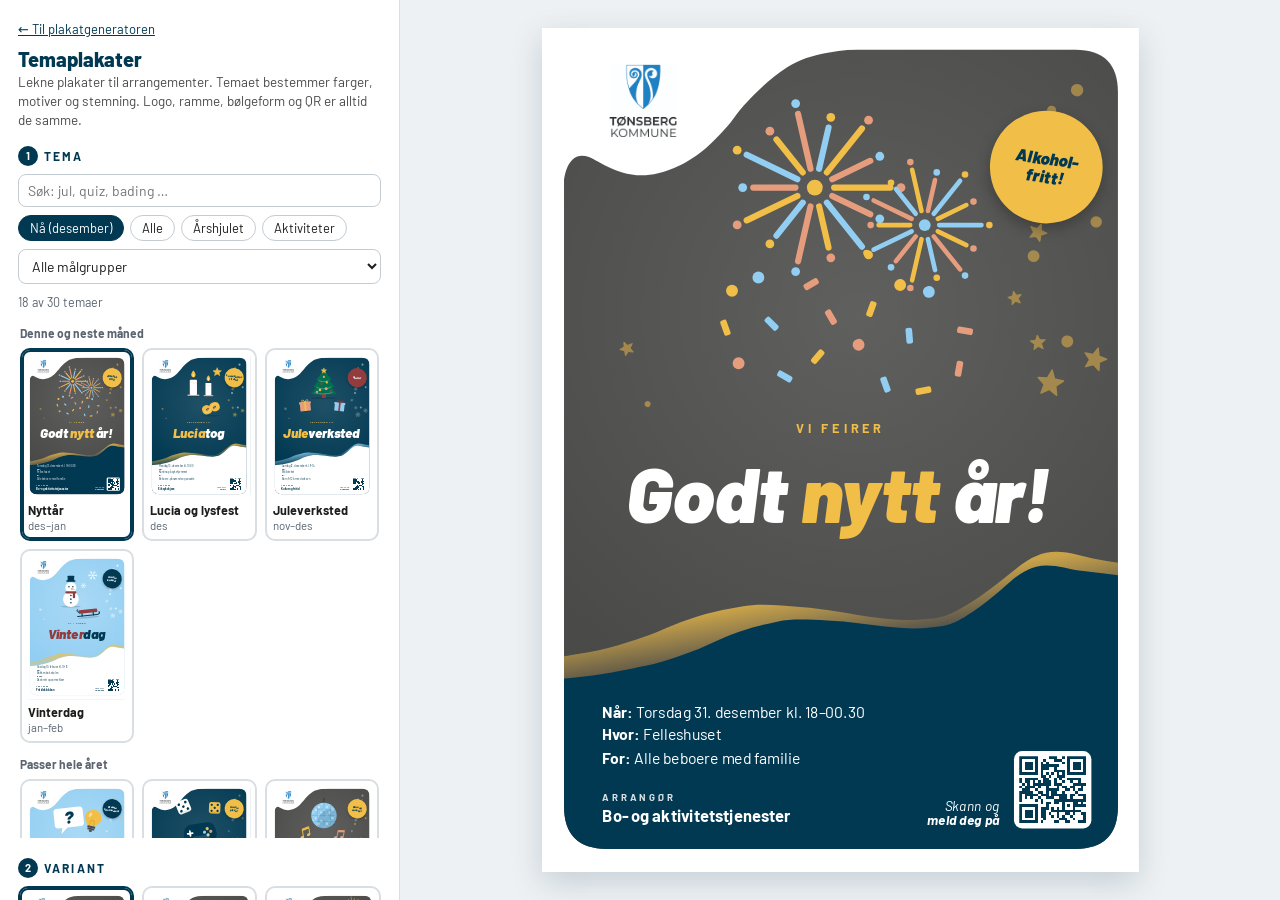
<file: tema/index.html>
<!doctype html>
<html lang="nb">
<head>
<meta charset="utf-8">
<meta name="viewport" content="width=device-width, initial-scale=1">
<title>Temaplakater – Tønsberg kommune</title>
<link rel="stylesheet" href="tema.css">
</head>
<body>
<aside class="side" aria-label="Valg">
  <a class="tilbake" href="../">← Til plakatgeneratoren</a>
  <h1>Temaplakater</h1>
  <p class="lead">Lekne plakater til arrangementer. Temaet bestemmer farger, motiver og stemning. Logo, ramme, bølgeform og QR er alltid de samme.</p>

  <section class="steg"><h2><span>1</span>Tema</h2>
    <div class="filter">
      <input type="search" id="sok" placeholder="Søk: jul, quiz, bading …" aria-label="Søk i temaer">
      <div class="chips" id="kategorier" role="group" aria-label="Kategori"></div>
      <select id="malgruppe" aria-label="Målgruppe"></select>
    </div>
    <div class="antall" id="antall" role="status"></div>
    <div class="temaer" id="temaer"></div>
  </section>
  <section class="steg"><h2><span>2</span>Variant</h2><div class="varianter" id="varianter"></div></section>
  <section class="steg felt"><h2><span>3</span>Tekst</h2>
    <p class="hint">Du kan også klikke rett i plakaten og skrive. Skriv <b>**ord**</b> i tittelen for å fremheve.</p>
    <div id="felt"></div>
  </section>
  <section class="steg"><h2><span>4</span>Last ned</h2>
    <div class="knapper">
      <button class="knapp" id="lastPng">PNG</button>
      <button class="knapp" id="lastPdf">PDF (A4)</button>
      <button class="knapp sek" id="nullstill">Tilbakestill tekst</button>
    </div>
    <div class="varsel" id="varsel" role="status"></div>
  </section>
</aside>

<main class="scene" id="scene"><div class="ramme" id="ramme"></div></main>


<script src="bolge.js"></script>
<script src="../js/motiver.js"></script>
<script src="../lib/qrcode-generator.js"></script>
<script src="../lib/html-to-image.js"></script>
<script src="../lib/jspdf.umd.min.js"></script>
<script src="app.js"></script>
</body>
</html>
</file>
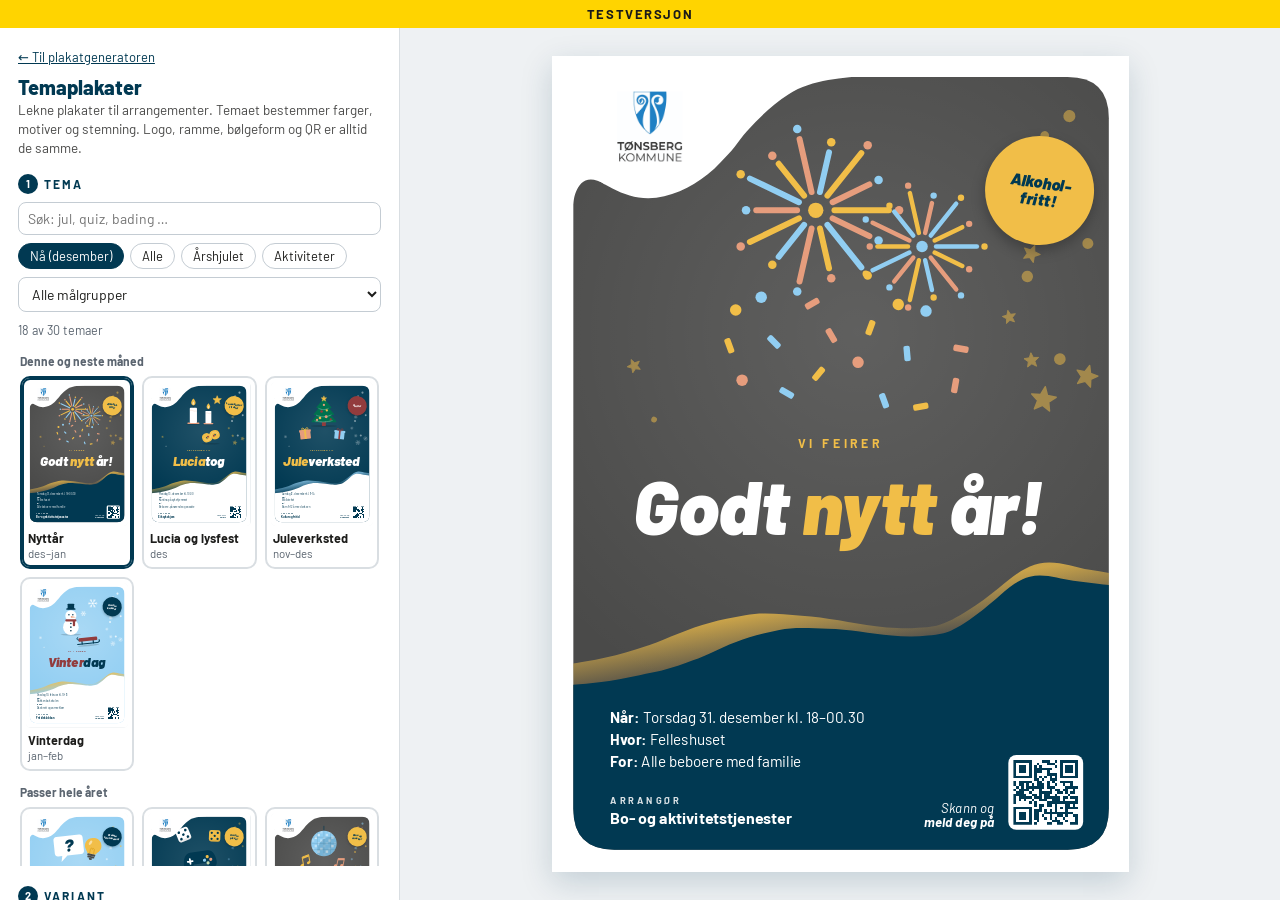
<file: staging/tema/index.html>
<!doctype html>
<html lang="nb">
<head>
<meta charset="utf-8">
<meta name="viewport" content="width=device-width, initial-scale=1">
<title>Temaplakater – Tønsberg kommune</title>
<link rel="stylesheet" href="tema.css">
</head>
<body>
<div class="testbanner" role="note">TESTVERSJON</div>
<aside class="side" aria-label="Valg">
  <a class="tilbake" href="../">← Til plakatgeneratoren</a>
  <h1>Temaplakater</h1>
  <p class="lead">Lekne plakater til arrangementer. Temaet bestemmer farger, motiver og stemning. Logo, ramme, bølgeform og QR er alltid de samme.</p>

  <section class="steg"><h2><span>1</span>Tema</h2>
    <div class="filter">
      <input type="search" id="sok" placeholder="Søk: jul, quiz, bading …" aria-label="Søk i temaer">
      <div class="chips" id="kategorier" role="group" aria-label="Kategori"></div>
      <select id="malgruppe" aria-label="Målgruppe"></select>
    </div>
    <div class="antall" id="antall" role="status"></div>
    <div class="temaer" id="temaer"></div>
  </section>
  <section class="steg"><h2><span>2</span>Variant</h2><div class="varianter" id="varianter"></div></section>
  <section class="steg felt"><h2><span>3</span>Tekst</h2>
    <p class="hint">Du kan også klikke rett i plakaten og skrive. Skriv <b>**ord**</b> i tittelen for å fremheve.</p>
    <div id="felt"></div>
  </section>
  <section class="steg"><h2><span>4</span>Last ned</h2>
    <div class="knapper">
      <button class="knapp" id="lastPng">PNG</button>
      <button class="knapp" id="lastPdf">PDF (A4)</button>
      <button class="knapp sek" id="nullstill">Tilbakestill tekst</button>
    </div>
    <div class="varsel" id="varsel" role="status"></div>
  </section>
</aside>

<main class="scene" id="scene"><div class="ramme" id="ramme"></div></main>


<script src="bolge.js"></script>
<script src="../js/motiver.js"></script>
<script src="../lib/qrcode-generator.js"></script>
<script src="../lib/html-to-image.js"></script>
<script src="../lib/jspdf.umd.min.js"></script>
<script src="app.js"></script>
</body>
</html>
</file>
<file: tema/tema.css>
/* Temaplakater: egen modus ved siden av plakatgeneratoren (staging/tema/).
   Låst kjerne (logo, ramme, bølgepar, QR) + temaer som datafiler (temaer/*.json)
   + det felles motivbiblioteket (../js/motiver.js). Forslag, ikke godkjent av designer. */
@font-face{font-family:'Barlow';font-style:normal;font-weight:400;font-display:block;src:url(../fonter/barlow-400.woff2) format('woff2')}
@font-face{font-family:'Barlow';font-style:italic;font-weight:400;font-display:block;src:url(../fonter/barlow-400-italic.woff2) format('woff2')}
@font-face{font-family:'Barlow';font-style:normal;font-weight:600;font-display:block;src:url(../fonter/barlow-600.woff2) format('woff2')}
@font-face{font-family:'Barlow';font-style:normal;font-weight:700;font-display:block;src:url(../fonter/barlow-700.woff2) format('woff2')}
@font-face{font-family:'Barlow';font-style:italic;font-weight:700;font-display:block;src:url(../fonter/barlow-700-italic.woff2) format('woff2')}
@font-face{font-family:'Barlow';font-style:normal;font-weight:800;font-display:block;src:url(../fonter/barlow-800.woff2) format('woff2')}
@font-face{font-family:'Barlow';font-style:normal;font-weight:900;font-display:block;src:url(../fonter/barlow-900.woff2) format('woff2')}
@font-face{font-family:'Barlow';font-style:italic;font-weight:900;font-display:block;src:url(../fonter/barlow-900-italic.woff2) format('woff2')}
@font-face{font-family:'Square Peg';font-style:normal;font-weight:400;font-display:block;src:url(../fonter/square-peg-400.woff2) format('woff2')}

*{box-sizing:border-box}
/* Testversjon: banneret fjernes ved opprykk, og avstanden forsvinner med det */
.testbanner{position:fixed;top:0;left:0;right:0;z-index:50;background:#ffd400;color:#1a1a1a;font-weight:700;font-size:13px;letter-spacing:.12em;text-align:center;height:28px;line-height:28px}
body:has(.testbanner){padding-top:28px}
html,body{margin:0;height:100%}
body{font-family:'Barlow',system-ui,sans-serif;color:#1d1d1b;background:#eef1f3;display:grid;grid-template-columns:400px 1fr;height:100vh;overflow:hidden}
button,input,textarea,select{font:inherit;color:inherit}
:focus-visible{outline:3px solid #2581c4;outline-offset:2px}

/* ── Sidepanel ── */
.side{background:#fff;border-right:1px solid #d9dee2;overflow:auto;padding:18px 18px 40px}
.tilbake{display:inline-block;font-size:13px;color:#013952;margin:0 0 10px}
.side h1{font-size:20px;margin:0 0 2px;font-weight:800;color:#013952}
.side .lead{margin:0 0 16px;font-size:13.5px;color:#4a4a49;line-height:1.4}
.steg{margin:0 0 20px}
.steg h2{font-size:12px;letter-spacing:.18em;text-transform:uppercase;color:#013952;margin:0 0 8px;font-weight:700}
.steg h2 span{display:inline-grid;place-items:center;width:20px;height:20px;border-radius:50%;background:#013952;color:#fff;font-size:11px;letter-spacing:0;margin-right:6px}
.filter{display:grid;gap:8px;margin:0 0 10px}
.filter input[type=search],.filter select{width:100%;border:1.5px solid #c4ccd3;border-radius:8px;padding:7px 9px;font-size:14px;background:#fff}
.chips{display:flex;flex-wrap:wrap;gap:6px}
.chip{border:1.5px solid #c4ccd3;background:#fff;border-radius:999px;padding:4px 11px;font-size:13px;cursor:pointer}
.chip[aria-pressed=true]{background:#013952;border-color:#013952;color:#fff}
.antall{font-size:12.5px;color:#5b6570;margin:2px 0 8px}
.temaer{display:grid;grid-template-columns:repeat(3,1fr);gap:8px;max-height:520px;overflow:auto;padding:2px}
.gruppe{grid-column:1/-1;font-size:12px;font-weight:700;color:#5b6570;margin:6px 0 0}
.kort{border:2px solid #d9dee2;border-radius:10px;background:#fff;padding:4px;cursor:pointer;text-align:left}
.kort:hover{border-color:#91cef2}
.kort[aria-pressed=true]{border-color:#013952;box-shadow:0 0 0 2px #013952 inset}
.kort .mini{width:100%;aspect-ratio:794/1123;border-radius:5px;overflow:hidden;position:relative;background:#eef1f3}
.kort .mini > div{position:absolute;left:0;top:0;transform-origin:0 0}
.kort b{display:block;font-size:12.5px;margin:5px 2px 0;line-height:1.2}
.kort small{display:block;font-size:11.5px;color:#5b6570;margin:1px 2px 2px;line-height:1.2}
.tom-liste{grid-column:1/-1;font-size:13px;color:#5b6570;padding:10px 0}
.varianter{display:grid;grid-template-columns:repeat(3,1fr);gap:8px}
.felt label{display:block;font-size:12.5px;font-weight:700;margin:10px 0 3px;color:#013952}
.felt label em{font-weight:400;color:#5b6570;font-style:normal}
.felt input,.felt textarea{width:100%;border:1.5px solid #c4ccd3;border-radius:8px;padding:7px 9px;font-size:14px;background:#fff}
.felt textarea{resize:vertical;min-height:44px}
.felt .over{border-color:#923c3d;background:#fbebe4}
.knapper{display:flex;gap:8px;flex-wrap:wrap}
.knapp{border:0;border-radius:10px;padding:10px 14px;background:#013952;color:#fff;font-weight:700;cursor:pointer}
.knapp.sek{background:#e6edf1;color:#013952}
.knapp:disabled{opacity:.6;cursor:progress}
.varsel{font-size:13px;line-height:1.35;border-radius:8px;padding:8px 10px;margin-top:10px;background:#fdf3db;border-left:4px solid #f1be48}
.varsel.feil{background:#fbebe4;border-left-color:#923c3d}
.varsel:empty{display:none}
.hint{font-size:12.5px;color:#5b6570;margin:6px 0 0;line-height:1.35}

/* ── Visning ── */
.scene{overflow:auto;display:flex;align-items:flex-start;justify-content:center;padding:28px}
.ramme{box-shadow:0 10px 30px rgba(1,57,82,.18);background:#fff;flex:none}
.ramme > .plakat{transform-origin:0 0}

/* ── Regelsjekk ── */
.l i{background:#013952;color:#fff}
.p i{background:#c5daaf;color:#013952}
.u i{background:#f1be48;color:#013952}
.forklaring{margin-top:14px;font-size:12.5px;color:#4a4a49}
.forklaring span{display:inline-flex;align-items:center;gap:5px;margin-right:10px}
.forklaring span i{display:inline-block;width:12px;height:12px;border-radius:50%}

/* ── Plakaten ── */
.plakat{position:relative;width:794px;height:1123px;overflow:hidden;background:#fff;font-family:'Barlow',sans-serif;color:#fff}
.plakat svg.bg{position:absolute;inset:0;width:794px;height:1123px}
.plakat .logo{position:absolute}
.plakat .tx{position:absolute;display:flex;flex-direction:column;overflow:hidden}
.plakat [data-k]{outline:none;border-radius:4px}
.plakat.edit [data-k]:hover{box-shadow:0 0 0 2px rgba(37,129,196,.55)}
.plakat.edit [data-k]:focus{box-shadow:0 0 0 2px #2581c4;background:rgba(37,129,196,.08)}
.plakat .tom{display:none}
.plakat.edit .tom{display:block;opacity:.45;font-style:italic}
.plakat .over{box-shadow:0 0 0 3px #923c3d !important}
.stikk{font-weight:700;letter-spacing:.3em;text-transform:uppercase;font-size:17px;line-height:1.3;margin:0 0 12px}
.tittel{font-weight:900;font-style:italic;line-height:1.0;margin:0;letter-spacing:-.005em;overflow-wrap:normal;hyphens:manual;max-width:100%;padding:.1em .06em .12em 0}
.tittel mark{background:none;color:inherit}
.ingress{font-style:italic;font-size:22px;line-height:1.3;margin:10px 0 0}
.hilsen{font-family:'Square Peg',cursive;font-size:46px;line-height:1;margin:0}
.prak{font-size:21px;line-height:1.45;margin:0}
.prak div{white-space:pre-wrap}
.prak b{font-weight:700}
.merke{position:absolute;border-radius:50%;display:grid;place-items:center;text-align:center;font-weight:800;font-style:italic;line-height:1.08;box-shadow:0 8px 18px rgba(0,0,0,.25)}
.merke > div{white-space:pre-line;padding:14px}
.qrblokk{position:absolute;display:flex;align-items:flex-end;gap:20px;justify-content:flex-end}
.qrblokk .qrt{font-style:italic;font-size:18.2px;line-height:1.08;text-align:right;white-space:pre-line}
.qrblokk .qrt b{font-weight:700}
.qrblokk .qr{width:103px;height:103px;border-radius:11px;background:#fff;padding:7px;flex:none}
.qrblokk .qr svg{width:100%;height:100%;display:block}
.bunn{position:absolute;left:80px;right:63px;bottom:58px;display:flex;align-items:flex-end;justify-content:space-between;gap:24px}
.bunn .qrblokk{position:static}
.arr{min-width:0;padding-bottom:4px}
.arr .lbl{font-size:13px;letter-spacing:.3em;text-transform:uppercase;font-weight:700;margin:0 0 4px;opacity:.85}
.arr .navn{font-size:22px;font-weight:700;line-height:1.15}

@media (max-width:1150px){body{grid-template-columns:380px 1fr}}
@media (max-width:760px){body{display:block;overflow:auto;height:auto}.side{border:0}.scene{padding:12px}.temaer{max-height:none}}
</file>
<file: staging/tema/tema.css>
/* Temaplakater: egen modus ved siden av plakatgeneratoren (staging/tema/).
   Låst kjerne (logo, ramme, bølgepar, QR) + temaer som datafiler (temaer/*.json)
   + det felles motivbiblioteket (../js/motiver.js). Forslag, ikke godkjent av designer. */
@font-face{font-family:'Barlow';font-style:normal;font-weight:400;font-display:block;src:url(../fonter/barlow-400.woff2) format('woff2')}
@font-face{font-family:'Barlow';font-style:italic;font-weight:400;font-display:block;src:url(../fonter/barlow-400-italic.woff2) format('woff2')}
@font-face{font-family:'Barlow';font-style:normal;font-weight:600;font-display:block;src:url(../fonter/barlow-600.woff2) format('woff2')}
@font-face{font-family:'Barlow';font-style:normal;font-weight:700;font-display:block;src:url(../fonter/barlow-700.woff2) format('woff2')}
@font-face{font-family:'Barlow';font-style:italic;font-weight:700;font-display:block;src:url(../fonter/barlow-700-italic.woff2) format('woff2')}
@font-face{font-family:'Barlow';font-style:normal;font-weight:800;font-display:block;src:url(../fonter/barlow-800.woff2) format('woff2')}
@font-face{font-family:'Barlow';font-style:normal;font-weight:900;font-display:block;src:url(../fonter/barlow-900.woff2) format('woff2')}
@font-face{font-family:'Barlow';font-style:italic;font-weight:900;font-display:block;src:url(../fonter/barlow-900-italic.woff2) format('woff2')}
@font-face{font-family:'Square Peg';font-style:normal;font-weight:400;font-display:block;src:url(../fonter/square-peg-400.woff2) format('woff2')}

*{box-sizing:border-box}
/* Testversjon: banneret fjernes ved opprykk, og avstanden forsvinner med det */
.testbanner{position:fixed;top:0;left:0;right:0;z-index:50;background:#ffd400;color:#1a1a1a;font-weight:700;font-size:13px;letter-spacing:.12em;text-align:center;height:28px;line-height:28px}
body:has(.testbanner){padding-top:28px}
html,body{margin:0;height:100%}
body{font-family:'Barlow',system-ui,sans-serif;color:#1d1d1b;background:#eef1f3;display:grid;grid-template-columns:400px 1fr;height:100vh;overflow:hidden}
button,input,textarea,select{font:inherit;color:inherit}
:focus-visible{outline:3px solid #2581c4;outline-offset:2px}

/* ── Sidepanel ── */
.side{background:#fff;border-right:1px solid #d9dee2;overflow:auto;padding:18px 18px 40px}
.tilbake{display:inline-block;font-size:13px;color:#013952;margin:0 0 10px}
.side h1{font-size:20px;margin:0 0 2px;font-weight:800;color:#013952}
.side .lead{margin:0 0 16px;font-size:13.5px;color:#4a4a49;line-height:1.4}
.steg{margin:0 0 20px}
.steg h2{font-size:12px;letter-spacing:.18em;text-transform:uppercase;color:#013952;margin:0 0 8px;font-weight:700}
.steg h2 span{display:inline-grid;place-items:center;width:20px;height:20px;border-radius:50%;background:#013952;color:#fff;font-size:11px;letter-spacing:0;margin-right:6px}
.filter{display:grid;gap:8px;margin:0 0 10px}
.filter input[type=search],.filter select{width:100%;border:1.5px solid #c4ccd3;border-radius:8px;padding:7px 9px;font-size:14px;background:#fff}
.chips{display:flex;flex-wrap:wrap;gap:6px}
.chip{border:1.5px solid #c4ccd3;background:#fff;border-radius:999px;padding:4px 11px;font-size:13px;cursor:pointer}
.chip[aria-pressed=true]{background:#013952;border-color:#013952;color:#fff}
.antall{font-size:12.5px;color:#5b6570;margin:2px 0 8px}
.temaer{display:grid;grid-template-columns:repeat(3,1fr);gap:8px;max-height:520px;overflow:auto;padding:2px}
.gruppe{grid-column:1/-1;font-size:12px;font-weight:700;color:#5b6570;margin:6px 0 0}
.kort{border:2px solid #d9dee2;border-radius:10px;background:#fff;padding:4px;cursor:pointer;text-align:left}
.kort:hover{border-color:#91cef2}
.kort[aria-pressed=true]{border-color:#013952;box-shadow:0 0 0 2px #013952 inset}
.kort .mini{width:100%;aspect-ratio:794/1123;border-radius:5px;overflow:hidden;position:relative;background:#eef1f3}
.kort .mini > div{position:absolute;left:0;top:0;transform-origin:0 0}
.kort b{display:block;font-size:12.5px;margin:5px 2px 0;line-height:1.2}
.kort small{display:block;font-size:11.5px;color:#5b6570;margin:1px 2px 2px;line-height:1.2}
.tom-liste{grid-column:1/-1;font-size:13px;color:#5b6570;padding:10px 0}
.varianter{display:grid;grid-template-columns:repeat(3,1fr);gap:8px}
.felt label{display:block;font-size:12.5px;font-weight:700;margin:10px 0 3px;color:#013952}
.felt label em{font-weight:400;color:#5b6570;font-style:normal}
.felt input,.felt textarea{width:100%;border:1.5px solid #c4ccd3;border-radius:8px;padding:7px 9px;font-size:14px;background:#fff}
.felt textarea{resize:vertical;min-height:44px}
.felt .over{border-color:#923c3d;background:#fbebe4}
.knapper{display:flex;gap:8px;flex-wrap:wrap}
.knapp{border:0;border-radius:10px;padding:10px 14px;background:#013952;color:#fff;font-weight:700;cursor:pointer}
.knapp.sek{background:#e6edf1;color:#013952}
.knapp:disabled{opacity:.6;cursor:progress}
.varsel{font-size:13px;line-height:1.35;border-radius:8px;padding:8px 10px;margin-top:10px;background:#fdf3db;border-left:4px solid #f1be48}
.varsel.feil{background:#fbebe4;border-left-color:#923c3d}
.varsel:empty{display:none}
.hint{font-size:12.5px;color:#5b6570;margin:6px 0 0;line-height:1.35}

/* ── Visning ── */
.scene{overflow:auto;display:flex;align-items:flex-start;justify-content:center;padding:28px}
.ramme{box-shadow:0 10px 30px rgba(1,57,82,.18);background:#fff;flex:none}
.ramme > .plakat{transform-origin:0 0}

/* ── Regelsjekk ── */
.l i{background:#013952;color:#fff}
.p i{background:#c5daaf;color:#013952}
.u i{background:#f1be48;color:#013952}
.forklaring{margin-top:14px;font-size:12.5px;color:#4a4a49}
.forklaring span{display:inline-flex;align-items:center;gap:5px;margin-right:10px}
.forklaring span i{display:inline-block;width:12px;height:12px;border-radius:50%}

/* ── Plakaten ── */
.plakat{position:relative;width:794px;height:1123px;overflow:hidden;background:#fff;font-family:'Barlow',sans-serif;color:#fff}
.plakat svg.bg{position:absolute;inset:0;width:794px;height:1123px}
.plakat .logo{position:absolute}
.plakat .tx{position:absolute;display:flex;flex-direction:column;overflow:hidden}
.plakat [data-k]{outline:none;border-radius:4px}
.plakat.edit [data-k]:hover{box-shadow:0 0 0 2px rgba(37,129,196,.55)}
.plakat.edit [data-k]:focus{box-shadow:0 0 0 2px #2581c4;background:rgba(37,129,196,.08)}
.plakat .tom{display:none}
.plakat.edit .tom{display:block;opacity:.45;font-style:italic}
.plakat .over{box-shadow:0 0 0 3px #923c3d !important}
.stikk{font-weight:700;letter-spacing:.3em;text-transform:uppercase;font-size:17px;line-height:1.3;margin:0 0 12px}
.tittel{font-weight:900;font-style:italic;line-height:1.0;margin:0;letter-spacing:-.005em;overflow-wrap:normal;hyphens:manual;max-width:100%;padding:.1em .06em .12em 0}
.tittel mark{background:none;color:inherit}
.ingress{font-style:italic;font-size:22px;line-height:1.3;margin:10px 0 0}
.hilsen{font-family:'Square Peg',cursive;font-size:46px;line-height:1;margin:0}
.prak{font-size:21px;line-height:1.45;margin:0}
.prak div{white-space:pre-wrap}
.prak b{font-weight:700}
.merke{position:absolute;border-radius:50%;display:grid;place-items:center;text-align:center;font-weight:800;font-style:italic;line-height:1.08;box-shadow:0 8px 18px rgba(0,0,0,.25)}
.merke > div{white-space:pre-line;padding:14px}
.qrblokk{position:absolute;display:flex;align-items:flex-end;gap:20px;justify-content:flex-end}
.qrblokk .qrt{font-style:italic;font-size:18.2px;line-height:1.08;text-align:right;white-space:pre-line}
.qrblokk .qrt b{font-weight:700}
.qrblokk .qr{width:103px;height:103px;border-radius:11px;background:#fff;padding:7px;flex:none}
.qrblokk .qr svg{width:100%;height:100%;display:block}
.bunn{position:absolute;left:80px;right:63px;bottom:58px;display:flex;align-items:flex-end;justify-content:space-between;gap:24px}
.bunn .qrblokk{position:static}
.arr{min-width:0;padding-bottom:4px}
.arr .lbl{font-size:13px;letter-spacing:.3em;text-transform:uppercase;font-weight:700;margin:0 0 4px;opacity:.85}
.arr .navn{font-size:22px;font-weight:700;line-height:1.15}

@media (max-width:1150px){body{grid-template-columns:380px 1fr}}
@media (max-width:760px){body{display:block;overflow:auto;height:auto}.side{border:0}.scene{padding:12px}.temaer{max-height:none}}
</file>
